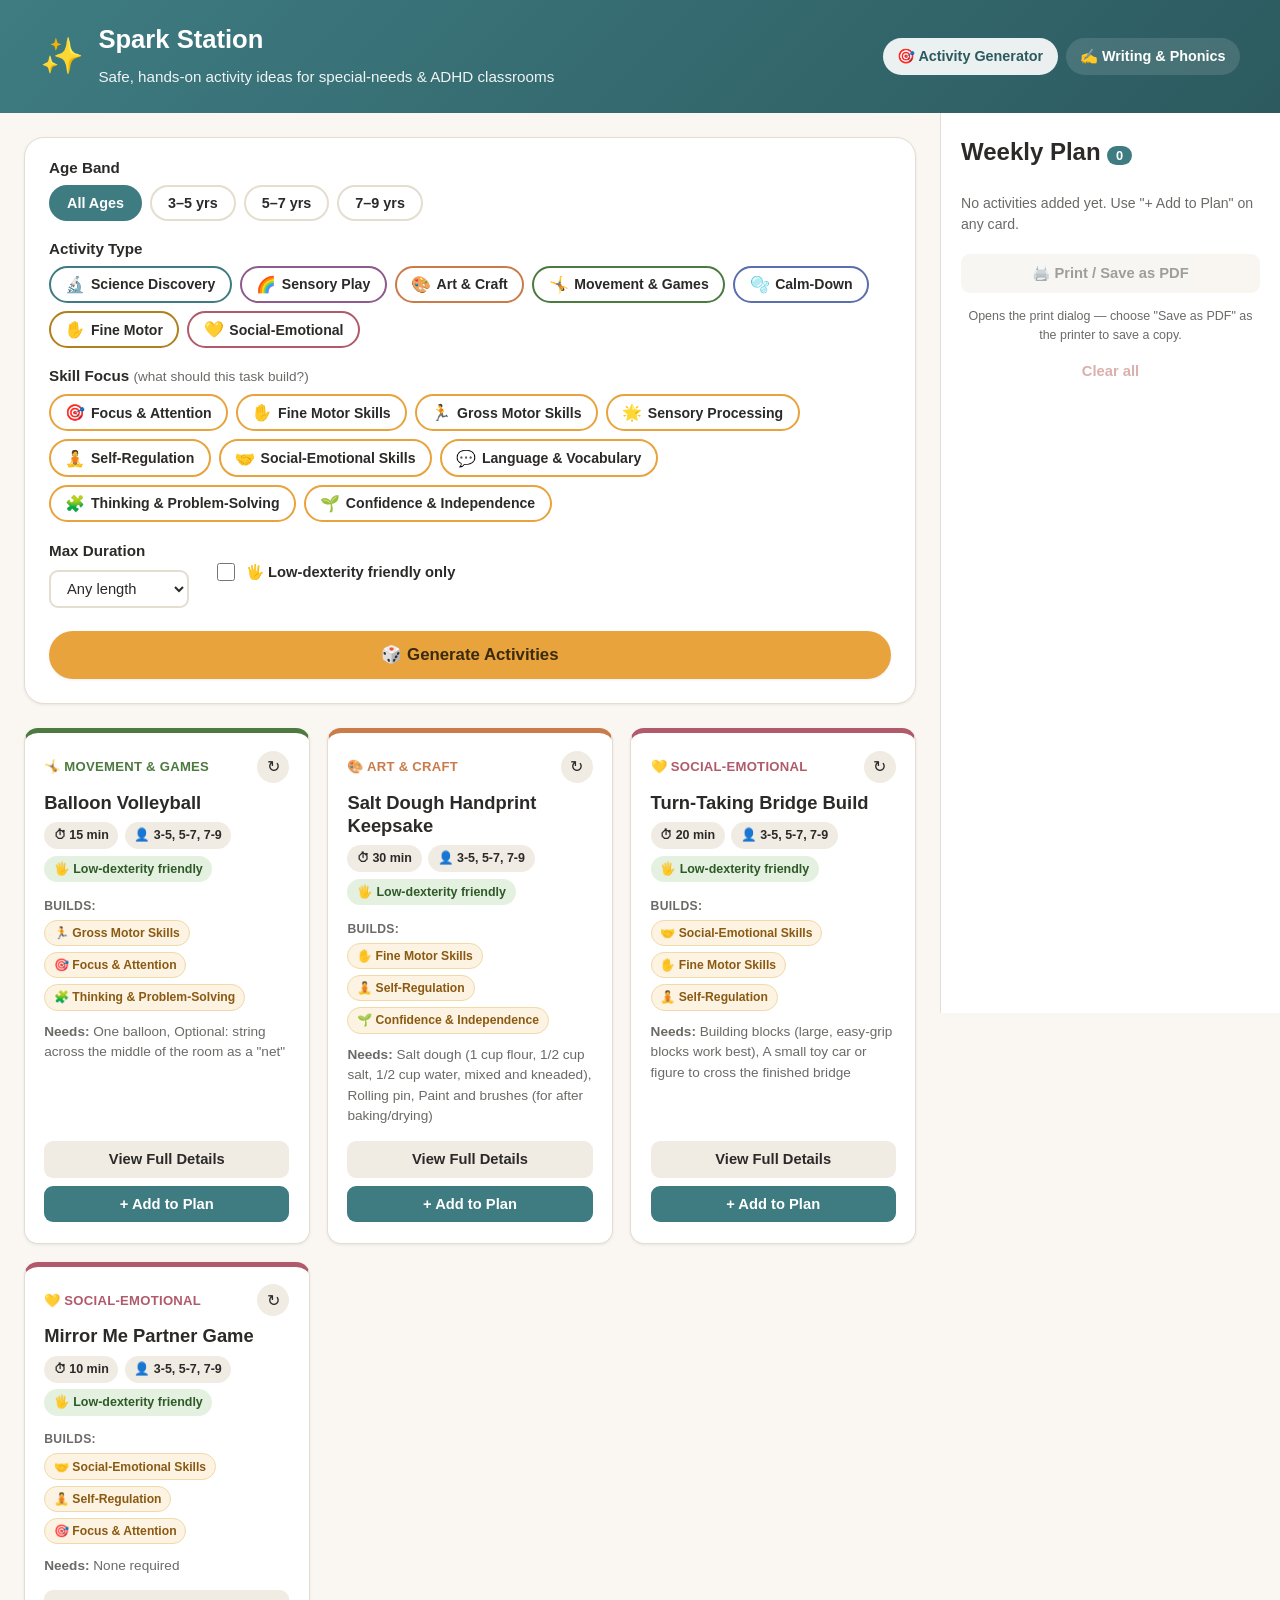
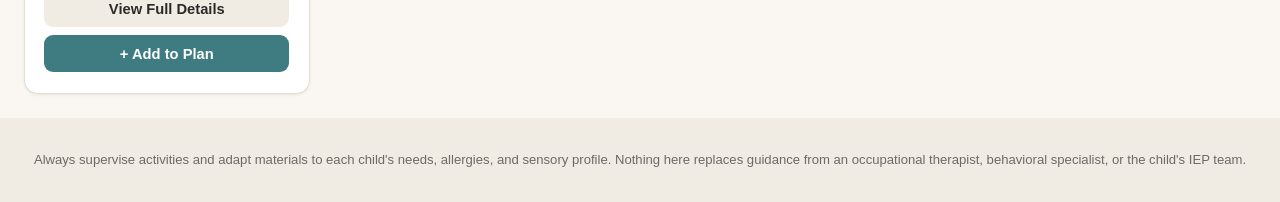
<file: index.html>
<!DOCTYPE html>
<html lang="en">
<head>
  <meta charset="UTF-8" />
  <meta name="viewport" content="width=device-width, initial-scale=1.0" />
  <title>Spark Station — Activity Generator</title>
  <meta name="description" content="Generate safe, age-banded activities and science mini-experiments for special-needs and ADHD classrooms, then build a printable weekly plan." />
  <link rel="stylesheet" href="css/styles.css" />
</head>
<body>

  <header class="site-header">
    <div class="header-inner">
      <div class="brand">
        <span class="brand-emoji" aria-hidden="true">✨</span>
        <div>
          <h1>Spark Station</h1>
          <p class="tagline">Safe, hands-on activity ideas for special-needs &amp; ADHD classrooms</p>
        </div>
      </div>
      <nav class="site-nav" aria-label="Site sections">
        <a href="index.html" class="nav-link active">🎯 Activity Generator</a>
        <a href="writing.html" class="nav-link">✍️ Writing &amp; Phonics</a>
      </nav>
    </div>
  </header>

  <main class="app-main">

    <section class="controls-panel" aria-label="Filters">
      <div class="control-group">
        <h2 class="control-label">Age Band</h2>
        <div id="age-toggle" class="toggle-group" role="group" aria-label="Age band"></div>
      </div>

      <div class="control-group">
        <h2 class="control-label">Activity Type</h2>
        <div id="category-chips" class="chip-group" role="group" aria-label="Activity category"></div>
      </div>

      <div class="control-group">
        <h2 class="control-label">Skill Focus <span class="control-sublabel">(what should this task build?)</span></h2>
        <div id="benefit-chips" class="chip-group" role="group" aria-label="Skill focus"></div>
      </div>

      <div class="control-group control-row">
        <div>
          <label class="control-label" for="duration-select">Max Duration</label>
          <select id="duration-select" class="select-input">
            <option value="">Any length</option>
            <option value="10">10 min or less</option>
            <option value="15">15 min or less</option>
            <option value="20">20 min or less</option>
            <option value="30">30 min or less</option>
          </select>
        </div>
        <div class="dexterity-field">
          <label class="checkbox-label">
            <input type="checkbox" id="dexterity-toggle" />
            <span>🖐 Low-dexterity friendly only</span>
          </label>
        </div>
      </div>

      <button type="button" id="generate-btn" class="btn btn-generate">
        <span aria-hidden="true">🎲</span> Generate Activities
      </button>
    </section>

    <section class="results-section" aria-label="Generated activities">
      <div id="results-grid" class="results-grid"></div>
      <p id="empty-state" class="empty-state" hidden>
        No activities match those filters yet — try widening the age band, activity type, or duration.
      </p>
    </section>
  </main>

  <aside class="plan-drawer" aria-label="Weekly plan">
    <div class="plan-header">
      <h2>Weekly Plan <span id="plan-count" class="plan-count-badge">0</span></h2>
    </div>
    <ul id="plan-list" class="plan-list"></ul>
    <div class="plan-actions">
      <button type="button" id="print-plan-btn" class="btn btn-secondary" disabled>🖨️ Print / Save as PDF</button>
      <p class="print-hint">Opens the print dialog — choose "Save as PDF" as the printer to save a copy.</p>
      <button type="button" id="clear-plan-btn" class="btn btn-text" disabled>Clear all</button>
    </div>
  </aside>

  <footer class="site-footer">
    <p>Always supervise activities and adapt materials to each child's needs, allergies, and sensory profile. Nothing here replaces guidance from an occupational therapist, behavioral specialist, or the child's IEP team.</p>
  </footer>

  <div id="modal-backdrop" class="modal-backdrop" hidden>
    <div class="modal" role="dialog" aria-modal="true" aria-labelledby="modal-title">
      <button type="button" id="modal-close" class="modal-close" aria-label="Close details">✕</button>
      <div id="modal-body" class="modal-body"></div>
    </div>
  </div>

  <div id="print-sheet" class="print-sheet" aria-hidden="true"></div>

  <script src="js/activities-data.js"></script>
  <script src="js/app.js"></script>
</body>
</html>
</file>
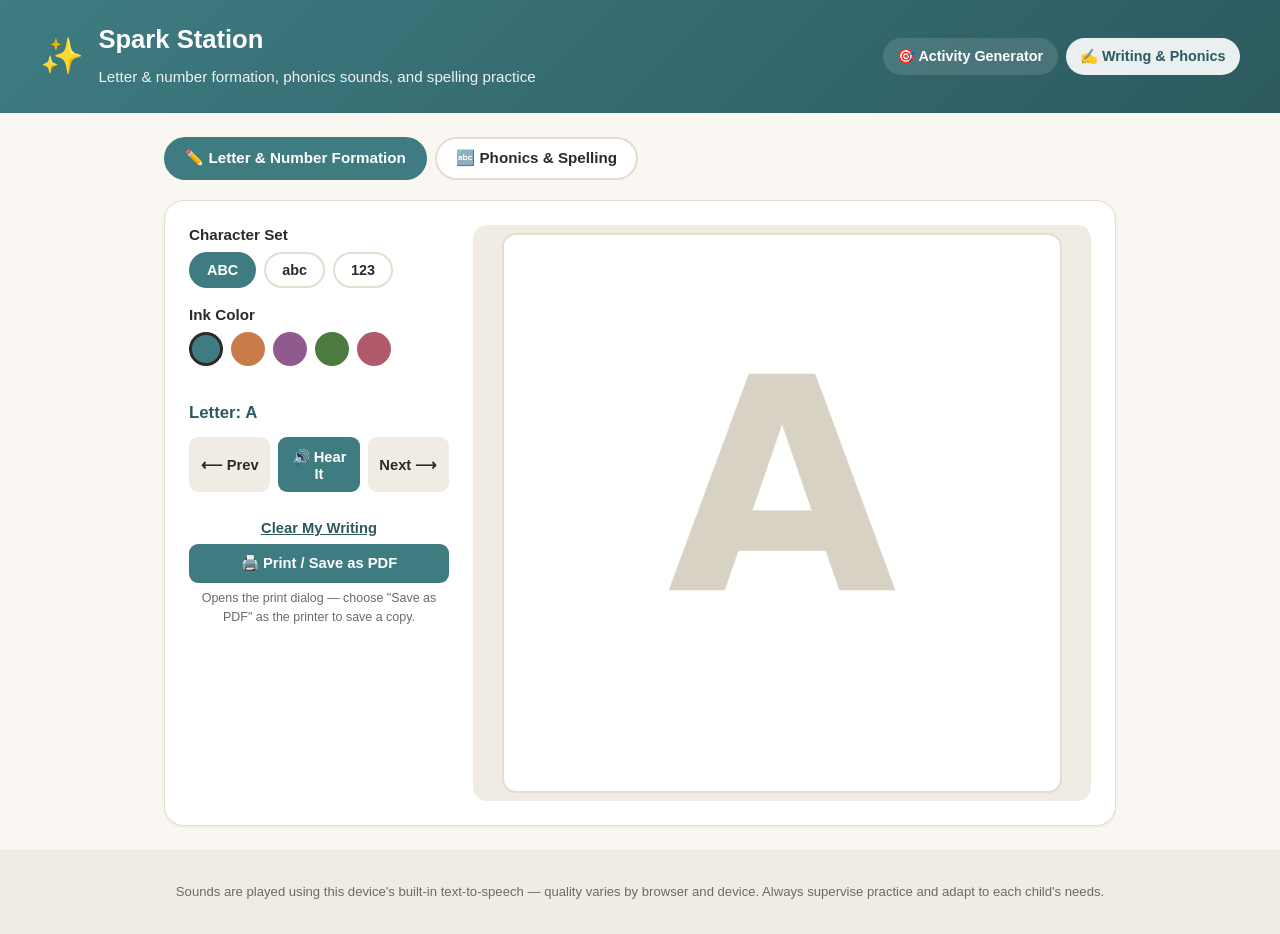
<file: writing.html>
<!DOCTYPE html>
<html lang="en">
<head>
  <meta charset="UTF-8" />
  <meta name="viewport" content="width=device-width, initial-scale=1.0" />
  <title>Spark Station — Writing &amp; Phonics</title>
  <meta name="description" content="Letter and number formation tracing, plus phonics sound-out and spelling practice for early learners." />
  <link rel="stylesheet" href="css/styles.css" />
</head>
<body class="writing-page">

  <header class="site-header">
    <div class="header-inner">
      <div class="brand">
        <span class="brand-emoji" aria-hidden="true">✨</span>
        <div>
          <h1>Spark Station</h1>
          <p class="tagline">Letter &amp; number formation, phonics sounds, and spelling practice</p>
        </div>
      </div>
      <nav class="site-nav" aria-label="Site sections">
        <a href="index.html" class="nav-link">🎯 Activity Generator</a>
        <a href="writing.html" class="nav-link active">✍️ Writing &amp; Phonics</a>
      </nav>
    </div>
  </header>

  <main class="writing-main">

    <p id="speech-notice" class="speech-notice" hidden>
      🔈 This browser doesn't support spoken sounds — tracing and spelling still work, just without audio.
    </p>

    <div class="mode-tabs" role="tablist" aria-label="Writing practice mode">
      <button type="button" class="mode-tab active" data-tab="trace" role="tab">✏️ Letter &amp; Number Formation</button>
      <button type="button" class="mode-tab" data-tab="phonics" role="tab">🔤 Phonics &amp; Spelling</button>
    </div>

    <section id="panel-trace" class="mode-panel" role="tabpanel">
      <div class="trace-layout">
        <div class="trace-controls">
          <div class="control-group">
            <h2 class="control-label">Character Set</h2>
            <div class="toggle-group">
              <button type="button" id="trace-set-upper" class="toggle-btn trace-set-btn active">ABC</button>
              <button type="button" id="trace-set-lower" class="toggle-btn trace-set-btn">abc</button>
              <button type="button" id="trace-set-numbers" class="toggle-btn trace-set-btn">123</button>
            </div>
          </div>

          <div class="control-group">
            <h2 class="control-label">Ink Color</h2>
            <div class="color-swatches">
              <button type="button" class="color-swatch active" data-color="#3E7C82" style="--sw-color:#3E7C82" aria-label="Teal"></button>
              <button type="button" class="color-swatch" data-color="#C97B4A" style="--sw-color:#C97B4A" aria-label="Orange"></button>
              <button type="button" class="color-swatch" data-color="#8E5B8C" style="--sw-color:#8E5B8C" aria-label="Purple"></button>
              <button type="button" class="color-swatch" data-color="#4C7A3F" style="--sw-color:#4C7A3F" aria-label="Green"></button>
              <button type="button" class="color-swatch" data-color="#B05A6B" style="--sw-color:#B05A6B" aria-label="Pink"></button>
            </div>
          </div>

          <p id="trace-current-label" class="trace-current-label">Letter: A</p>

          <div class="trace-action-row">
            <button type="button" id="trace-prev" class="btn btn-secondary">⟵ Prev</button>
            <button type="button" id="trace-hear" class="btn btn-primary">🔊 Hear It</button>
            <button type="button" id="trace-next" class="btn btn-secondary">Next ⟶</button>
          </div>
          <button type="button" id="trace-clear" class="btn btn-text-wide">Clear My Writing</button>
          <button type="button" id="trace-print" class="btn btn-primary btn-print">🖨️ Print / Save as PDF</button>
          <p class="print-hint">Opens the print dialog — choose "Save as PDF" as the printer to save a copy.</p>
        </div>

        <div class="trace-canvas-wrap">
          <canvas id="trace-canvas" width="600" height="600"></canvas>
        </div>
      </div>
    </section>

    <section id="panel-phonics" class="mode-panel" role="tabpanel" hidden>
      <div class="phonics-layout">
        <div class="control-group">
          <h2 class="control-label">Age Band</h2>
          <div id="phonics-age-toggle" class="toggle-group">
            <button type="button" class="toggle-btn active" data-age="3-5">3–5 yrs</button>
            <button type="button" class="toggle-btn" data-age="5-7">5–7 yrs</button>
            <button type="button" class="toggle-btn" data-age="7-9">7–9 yrs</button>
          </div>
        </div>

        <div class="phonics-word-actions">
          <button type="button" id="phonics-hear-word" class="btn btn-secondary">🔊 Hear Word</button>
          <button type="button" id="phonics-sound-out" class="btn btn-primary">🗣️ Sound It Out</button>
          <button type="button" id="phonics-new-word" class="btn btn-secondary">🔁 New Word</button>
        </div>

        <div id="phonics-blanks" class="phonics-blanks"></div>

        <p id="phonics-celebrate" class="phonics-celebrate" hidden>🎉 Great spelling!</p>

        <div id="phonics-tiles" class="phonics-tiles"></div>

        <div id="phonics-done-actions" class="phonics-done-actions" hidden>
          <button type="button" id="phonics-print" class="btn btn-primary btn-print">🖨️ Print / Save as PDF</button>
          <p class="print-hint">Opens the print dialog — choose "Save as PDF" as the printer to save a copy.</p>
        </div>

        <button type="button" id="phonics-write-btn" class="btn btn-text-wide">✏️ Practice Writing This Word</button>
      </div>
    </section>
  </main>

  <footer class="site-footer">
    <p>Sounds are played using this device's built-in text-to-speech — quality varies by browser and device. Always supervise practice and adapt to each child's needs.</p>
  </footer>

  <div id="print-sheet" class="print-sheet" aria-hidden="true"></div>

  <script src="js/writing-data.js"></script>
  <script src="js/writing.js"></script>
</body>
</html>
</file>
<file: css/styles.css>
/* Spark Station — calm, high-contrast, low-motion styling suited to
   classrooms working with sensory-sensitive and ADHD kids (the teacher
   using this app, not the kids, but the palette stays gentle regardless). */

:root {
  --bg: #FAF7F2;
  --surface: #FFFFFF;
  --surface-alt: #F1ECE3;
  --ink: #2B2A28;
  --muted: #6B6A67;
  --border: #E4DDD0;
  --primary: #3E7C82;
  --primary-dark: #2C5A5F;
  --primary-contrast: #FFFFFF;
  --accent: #E8A33D;
  --danger: #B0504A;
  --radius-lg: 20px;
  --radius-md: 14px;
  --radius-sm: 9px;
  --shadow-sm: 0 1px 3px rgba(43, 42, 40, 0.08);
  --shadow-md: 0 6px 20px rgba(43, 42, 40, 0.10);
  --font: -apple-system, BlinkMacSystemFont, "Segoe UI", Roboto, Helvetica, Arial, sans-serif;
}

* { box-sizing: border-box; }

html, body {
  margin: 0;
  padding: 0;
}

body {
  font-family: var(--font);
  background: var(--bg);
  color: var(--ink);
  line-height: 1.5;
  display: grid;
  grid-template-columns: 1fr 340px;
  grid-template-areas:
    "header header"
    "main aside"
    "footer footer";
  min-height: 100vh;
}

@media (max-width: 900px) {
  body {
    grid-template-columns: 1fr;
    grid-template-areas:
      "header"
      "main"
      "aside"
      "footer";
  }
}

h1, h2, h3, h4 { margin: 0 0 0.4em; line-height: 1.25; }

/* ---------- Header ---------- */
.site-header {
  grid-area: header;
  background: linear-gradient(135deg, var(--primary), var(--primary-dark));
  color: var(--primary-contrast);
  padding: 1.5rem 1.5rem;
}

.header-inner {
  max-width: 1200px;
  margin: 0 auto;
  display: flex;
  align-items: center;
  justify-content: space-between;
  flex-wrap: wrap;
  gap: 1rem;
}

.site-nav { display: flex; gap: 0.5rem; flex-wrap: wrap; }
.nav-link {
  color: var(--primary-contrast);
  text-decoration: none;
  font-weight: 600;
  font-size: 0.9rem;
  padding: 0.5rem 0.9rem;
  border-radius: 999px;
  background: rgba(255, 255, 255, 0.12);
  transition: background 0.15s ease;
  white-space: nowrap;
}
.nav-link:hover { background: rgba(255, 255, 255, 0.22); }
.nav-link.active { background: rgba(255, 255, 255, 0.9); color: var(--primary-dark); }

.brand { display: flex; align-items: center; gap: 0.9rem; }
.brand-emoji { font-size: 2.2rem; }
.brand h1 { font-size: 1.6rem; }
.tagline { margin: 0.15rem 0 0; opacity: 0.92; font-size: 0.95rem; }

/* ---------- Main layout ---------- */
.app-main {
  grid-area: main;
  padding: 1.5rem;
  max-width: 1200px;
}

.controls-panel {
  background: var(--surface);
  border: 1px solid var(--border);
  border-radius: var(--radius-lg);
  padding: 1.25rem 1.5rem 1.5rem;
  box-shadow: var(--shadow-sm);
  margin-bottom: 1.5rem;
}

.control-group { margin-bottom: 1.1rem; }
.control-group:last-of-type { margin-bottom: 1.4rem; }

.control-label {
  font-size: 0.95rem;
  font-weight: 700;
  color: var(--ink);
  margin-bottom: 0.5rem;
  display: block;
}
.control-sublabel { font-weight: 400; color: var(--muted); font-size: 0.85rem; }

.control-row {
  display: flex;
  flex-wrap: wrap;
  gap: 1.5rem;
  align-items: center;
}

.toggle-group, .chip-group {
  display: flex;
  flex-wrap: wrap;
  gap: 0.5rem;
}

.toggle-btn {
  border: 2px solid var(--border);
  background: var(--surface);
  color: var(--ink);
  padding: 0.5rem 1rem;
  border-radius: 999px;
  font-size: 0.9rem;
  font-weight: 600;
  cursor: pointer;
  transition: background 0.15s ease, border-color 0.15s ease, color 0.15s ease, transform 0.1s ease;
}
.toggle-btn:hover { border-color: var(--primary); transform: translateY(-1px); }
.toggle-btn.active {
  background: var(--primary);
  border-color: var(--primary);
  color: var(--primary-contrast);
}

.chip {
  border: 2px solid var(--chip-color, var(--border));
  background: var(--surface);
  color: var(--ink);
  padding: 0.45rem 0.9rem;
  border-radius: 999px;
  font-size: 0.88rem;
  font-weight: 600;
  cursor: pointer;
  display: inline-flex;
  align-items: center;
  gap: 0.35rem;
  transition: background 0.15s ease, color 0.15s ease, transform 0.1s ease;
}
.chip:hover { transform: translateY(-1px); }
.chip.active {
  background: var(--chip-color, var(--primary));
  color: #fff;
}
.chip-benefit { --chip-color: var(--accent); }
.chip-emoji { font-size: 1rem; }

.select-input {
  border: 2px solid var(--border);
  border-radius: var(--radius-sm);
  padding: 0.5rem 0.75rem;
  font-size: 0.92rem;
  font-family: inherit;
  color: var(--ink);
  background: var(--surface);
}

.checkbox-label {
  display: inline-flex;
  align-items: center;
  gap: 0.5rem;
  font-size: 0.92rem;
  font-weight: 600;
  cursor: pointer;
}
.checkbox-label input { width: 18px; height: 18px; accent-color: var(--primary); cursor: pointer; }

.btn {
  border: none;
  border-radius: var(--radius-sm);
  padding: 0.65rem 1.1rem;
  font-size: 0.92rem;
  font-weight: 700;
  font-family: inherit;
  cursor: pointer;
  transition: background 0.15s ease, transform 0.1s ease, box-shadow 0.15s ease;
}
.btn:disabled { opacity: 0.45; cursor: not-allowed; }

.btn-generate {
  background: var(--accent);
  color: #3A2A0E;
  font-size: 1.05rem;
  padding: 0.85rem 1.5rem;
  border-radius: 999px;
  box-shadow: var(--shadow-sm);
  width: 100%;
}
.btn-generate:hover { transform: translateY(-1px); box-shadow: var(--shadow-md); }

.btn-primary { background: var(--primary); color: #fff; }
.btn-primary:hover { background: var(--primary-dark); }

.btn-secondary { background: var(--surface-alt); color: var(--ink); }
.btn-secondary:hover { background: var(--border); }

.btn-added { background: #E4F1E0; color: #2F5A28; }

.btn-text { background: transparent; color: var(--danger); font-weight: 600; }
.btn-text:hover { text-decoration: underline; }

/* ---------- Results ---------- */
.results-grid {
  display: grid;
  grid-template-columns: repeat(auto-fill, minmax(270px, 1fr));
  gap: 1.1rem;
}

.empty-state {
  background: var(--surface);
  border: 1px dashed var(--border);
  border-radius: var(--radius-md);
  padding: 2rem;
  text-align: center;
  color: var(--muted);
}

.activity-card {
  background: var(--surface);
  border: 1px solid var(--border);
  border-top: 5px solid var(--card-color, var(--primary));
  border-radius: var(--radius-md);
  padding: 1.1rem 1.2rem 1.3rem;
  box-shadow: var(--shadow-sm);
  display: flex;
  flex-direction: column;
  transition: box-shadow 0.15s ease, transform 0.15s ease;
}
.activity-card:hover { box-shadow: var(--shadow-md); transform: translateY(-2px); }

.card-top {
  display: flex;
  align-items: center;
  justify-content: space-between;
  margin-bottom: 0.5rem;
}

.card-category {
  font-size: 0.82rem;
  font-weight: 700;
  color: var(--card-color, var(--primary));
  text-transform: uppercase;
  letter-spacing: 0.02em;
}

.icon-btn {
  border: none;
  background: var(--surface-alt);
  color: var(--ink);
  width: 32px;
  height: 32px;
  border-radius: 999px;
  cursor: pointer;
  font-size: 1rem;
  display: inline-flex;
  align-items: center;
  justify-content: center;
  transition: background 0.15s ease, transform 0.2s ease;
}
.icon-btn:hover { background: var(--border); }
.refresh-btn:active { transform: rotate(180deg); }

.card-title { font-size: 1.15rem; margin-bottom: 0.55rem; }

.card-badges { display: flex; flex-wrap: wrap; gap: 0.4rem; margin-bottom: 0.6rem; }
.badge {
  background: var(--surface-alt);
  color: var(--ink);
  font-size: 0.78rem;
  font-weight: 600;
  padding: 0.25rem 0.6rem;
  border-radius: 999px;
}
.badge-dex { background: #E4F1E0; color: #2F5A28; }

.card-benefits-label {
  font-size: 0.76rem;
  font-weight: 700;
  text-transform: uppercase;
  letter-spacing: 0.03em;
  color: var(--muted);
  margin: 0.3rem 0 0.3rem;
}
.card-benefits { display: flex; flex-wrap: wrap; gap: 0.35rem; margin-bottom: 0.7rem; }
.pill {
  background: #FDF3E3;
  color: #8A5A12;
  border: 1px solid #F1D9A8;
  font-size: 0.76rem;
  font-weight: 600;
  padding: 0.2rem 0.55rem;
  border-radius: 999px;
  cursor: default;
}

.card-materials {
  font-size: 0.85rem;
  color: var(--muted);
  margin: 0 0 0.9rem;
  flex-grow: 1;
}

.card-actions { display: flex; gap: 0.5rem; flex-wrap: wrap; }
.card-actions .btn { flex: 1; min-width: 120px; }

/* ---------- Plan drawer ---------- */
.plan-drawer {
  grid-area: aside;
  background: var(--surface);
  border-left: 1px solid var(--border);
  padding: 1.5rem 1.25rem;
  position: sticky;
  top: 0;
  align-self: start;
  height: 100vh;
  overflow-y: auto;
}

@media (max-width: 900px) {
  .plan-drawer { border-left: none; border-top: 1px solid var(--border); position: static; height: auto; }
}

.plan-header { display: flex; align-items: center; gap: 0.5rem; margin-bottom: 1rem; }
.plan-count-badge {
  background: var(--primary);
  color: #fff;
  font-size: 0.8rem;
  font-weight: 700;
  padding: 0.1rem 0.55rem;
  border-radius: 999px;
}

.plan-list { list-style: none; margin: 0 0 1.2rem; padding: 0; display: flex; flex-direction: column; gap: 0.5rem; }
.plan-empty { color: var(--muted); font-size: 0.88rem; }

.plan-item {
  display: flex;
  align-items: center;
  gap: 0.5rem;
  background: var(--surface-alt);
  border-radius: var(--radius-sm);
  padding: 0.55rem 0.7rem;
  font-size: 0.88rem;
}
.plan-item-emoji { flex-shrink: 0; }
.plan-item-title { flex-grow: 1; font-weight: 600; }
.plan-item-benefits { flex-shrink: 0; font-size: 0.85rem; }
.plan-item-duration { flex-shrink: 0; color: var(--muted); font-size: 0.8rem; }
.plan-remove-btn { width: 24px; height: 24px; font-size: 0.8rem; flex-shrink: 0; }

.plan-actions { display: flex; flex-direction: column; gap: 0.5rem; }

/* ---------- Footer ---------- */
.site-footer {
  grid-area: footer;
  background: var(--surface-alt);
  color: var(--muted);
  font-size: 0.82rem;
  padding: 1.2rem 1.5rem;
  text-align: center;
}

/* ---------- Modal ---------- */
.modal-backdrop {
  position: fixed;
  inset: 0;
  background: rgba(43, 42, 40, 0.55);
  display: flex;
  align-items: center;
  justify-content: center;
  padding: 1.5rem;
  z-index: 100;
}
.modal-backdrop[hidden] { display: none; }

.modal {
  background: var(--surface);
  border-radius: var(--radius-lg);
  max-width: 620px;
  width: 100%;
  max-height: 88vh;
  overflow-y: auto;
  padding: 1.75rem 2rem 2rem;
  position: relative;
  box-shadow: 0 20px 60px rgba(0,0,0,0.25);
}

.modal-close {
  position: absolute;
  top: 1rem;
  right: 1rem;
  border: none;
  background: var(--surface-alt);
  width: 34px;
  height: 34px;
  border-radius: 999px;
  font-size: 1rem;
  cursor: pointer;
}
.modal-close:hover { background: var(--border); }

.modal-category {
  display: inline-block;
  font-weight: 700;
  font-size: 0.85rem;
  color: var(--card-color, var(--primary));
  text-transform: uppercase;
  letter-spacing: 0.02em;
  margin-bottom: 0.4rem;
}

.modal-body h2 { font-size: 1.5rem; margin-bottom: 0.7rem; }
.modal-body h4 { margin-top: 1.4rem; margin-bottom: 0.4rem; font-size: 1rem; color: var(--primary-dark); }
.modal-body ul, .modal-body ol { margin: 0; padding-left: 1.3rem; }
.modal-body li { margin-bottom: 0.35rem; }
.modal-body p { margin: 0.3rem 0; }

.safety-list li { color: #7A3A34; }
.tips-list li { color: var(--primary-dark); }
.benefits-list li { color: #8A5A12; }

.modal-actions { margin-top: 1.6rem; }
.modal-actions .btn { width: 100%; }

body.modal-open { overflow: hidden; }

/* ---------- Reduced motion ---------- */
@media (prefers-reduced-motion: reduce) {
  * { transition: none !important; animation: none !important; }
}

/* ---------- Print (Weekly Plan — full activity details) ---------- */
.print-activity {
  break-inside: avoid;
  margin-bottom: 2rem;
  padding-bottom: 1.5rem;
  border-bottom: 1px solid #ccc;
}
.print-activity:last-child { border-bottom: none; }

/* ==================== Writing & Phonics page ==================== */

.writing-page { display: block; }

.writing-main {
  max-width: 1000px;
  margin: 0 auto;
  padding: 1.5rem;
}

.speech-notice {
  background: #FDF3E3;
  border: 1px solid #F1D9A8;
  color: #8A5A12;
  border-radius: var(--radius-sm);
  padding: 0.75rem 1rem;
  font-size: 0.88rem;
  margin: 0 0 1rem;
}

.mode-tabs {
  display: flex;
  gap: 0.5rem;
  margin-bottom: 1.25rem;
  flex-wrap: wrap;
}

.mode-tab {
  border: 2px solid var(--border);
  background: var(--surface);
  color: var(--ink);
  padding: 0.65rem 1.2rem;
  border-radius: 999px;
  font-size: 0.95rem;
  font-weight: 700;
  cursor: pointer;
  transition: background 0.15s ease, border-color 0.15s ease, color 0.15s ease;
}
.mode-tab.active { background: var(--primary); border-color: var(--primary); color: #fff; }

.mode-panel[hidden] { display: none; }

.btn-text-wide {
  background: transparent;
  color: var(--primary-dark);
  font-weight: 600;
  text-decoration: underline;
  padding: 0.5rem;
  width: 100%;
  text-align: center;
  margin-top: 0.75rem;
}
.btn-text-wide:hover { color: var(--danger); }

/* ---- Tracing ---- */

.trace-layout {
  background: var(--surface);
  border: 1px solid var(--border);
  border-radius: var(--radius-lg);
  padding: 1.5rem;
  box-shadow: var(--shadow-sm);
  display: grid;
  grid-template-columns: 260px 1fr;
  gap: 1.5rem;
  align-items: start;
}

@media (max-width: 750px) {
  .trace-layout { grid-template-columns: 1fr; }
}

.trace-controls { display: flex; flex-direction: column; }

.color-swatches { display: flex; gap: 0.5rem; flex-wrap: wrap; }
.color-swatch {
  width: 34px;
  height: 34px;
  border-radius: 999px;
  border: 3px solid transparent;
  background: var(--sw-color);
  cursor: pointer;
  padding: 0;
}
.color-swatch.active { border-color: var(--ink); }

.trace-current-label {
  font-size: 1.05rem;
  font-weight: 700;
  color: var(--primary-dark);
  margin: 1rem 0 0.75rem;
}

.trace-action-row {
  display: flex;
  gap: 0.5rem;
  margin-bottom: 0.5rem;
}
.trace-action-row .btn { flex: 1; padding-left: 0.5rem; padding-right: 0.5rem; }

.trace-canvas-wrap {
  display: flex;
  justify-content: center;
  align-items: center;
  background: var(--surface-alt);
  border-radius: var(--radius-md);
  padding: 0.5rem;
}

#trace-canvas {
  width: 100%;
  max-width: 560px;
  aspect-ratio: 1 / 1;
  background: #fff;
  border-radius: var(--radius-md);
  border: 2px solid var(--border);
  cursor: crosshair;
  touch-action: none;
}

/* ---- Phonics & Spelling ---- */

.phonics-layout {
  background: var(--surface);
  border: 1px solid var(--border);
  border-radius: var(--radius-lg);
  padding: 1.5rem;
  box-shadow: var(--shadow-sm);
}

.phonics-word-actions {
  display: flex;
  gap: 0.5rem;
  flex-wrap: wrap;
  margin: 1rem 0 1.5rem;
}
.phonics-word-actions .btn { flex: 1; min-width: 140px; }

.phonics-blanks {
  display: flex;
  justify-content: center;
  gap: 0.6rem;
  flex-wrap: wrap;
  margin-bottom: 1.5rem;
}

.phonics-blank {
  width: 56px;
  height: 64px;
  border-bottom: 4px solid var(--primary);
  background: var(--surface-alt);
  border-radius: var(--radius-sm) var(--radius-sm) 4px 4px;
  display: flex;
  align-items: center;
  justify-content: center;
  font-size: 2rem;
  font-weight: 800;
  color: var(--primary-dark);
}
.phonics-blank.filled { background: #E4F1E0; border-color: #4C7A3F; }

.phonics-celebrate {
  text-align: center;
  font-size: 1.3rem;
  font-weight: 700;
  color: #2F5A28;
  margin-bottom: 1.25rem;
}

.phonics-tiles {
  display: flex;
  justify-content: center;
  gap: 0.6rem;
  flex-wrap: wrap;
}

.phonics-tile {
  width: 56px;
  height: 56px;
  border-radius: var(--radius-sm);
  border: 2px solid var(--accent);
  background: #FDF3E3;
  color: #8A5A12;
  font-size: 1.6rem;
  font-weight: 800;
  cursor: pointer;
  transition: transform 0.1s ease, background 0.15s ease;
}
.phonics-tile:hover:not(:disabled) { transform: translateY(-2px); }
.phonics-tile:disabled,
.phonics-tile.used {
  opacity: 0;
  pointer-events: none;
}
.phonics-tile.shake {
  animation: tile-shake 0.4s ease;
  background: #FBE4E1;
  border-color: var(--danger);
}

@keyframes tile-shake {
  0%, 100% { transform: translateX(0); }
  25% { transform: translateX(-6px); }
  75% { transform: translateX(6px); }
}

@media (prefers-reduced-motion: reduce) {
  .phonics-tile.shake { animation: none; }
}

.phonics-done-actions[hidden] { display: none; }
.phonics-done-actions { text-align: center; margin-bottom: 1rem; }

.btn-print { width: 100%; }
.print-hint {
  text-align: center;
  font-size: 0.78rem;
  color: var(--muted);
  margin: 0.4rem 0 0;
}

/* ---- Printable work sheet (Writing & Phonics) ---- */

.print-sheet { display: none; }

.print-sheet-inner { padding: 1rem; color: #1a1a1a; }
.print-sheet-brand { font-size: 0.95rem; font-weight: 700; color: #444; }
.print-sheet-inner h2 { font-size: 1.6rem; margin: 0.4rem 0 1.2rem; }
.print-meta {
  display: flex;
  gap: 2.5rem;
  font-size: 1.05rem;
  margin-bottom: 2rem;
  padding-bottom: 0.75rem;
  border-bottom: 1px solid #ccc;
}
.print-sheet-image-wrap { text-align: center; }
.print-sheet-image-wrap img {
  max-width: 100%;
  width: 420px;
  border: 2px solid #333;
  border-radius: 12px;
}
.print-word-display {
  text-align: center;
  font-size: 4.5rem;
  font-weight: 800;
  letter-spacing: 0.1em;
  border: 3px solid #333;
  border-radius: 16px;
  padding: 1.5rem;
  margin: 0 auto;
  max-width: 500px;
}

@media print {
  body > *:not(#print-sheet) { display: none !important; }
  #print-sheet { display: block !important; }
}
</file>
